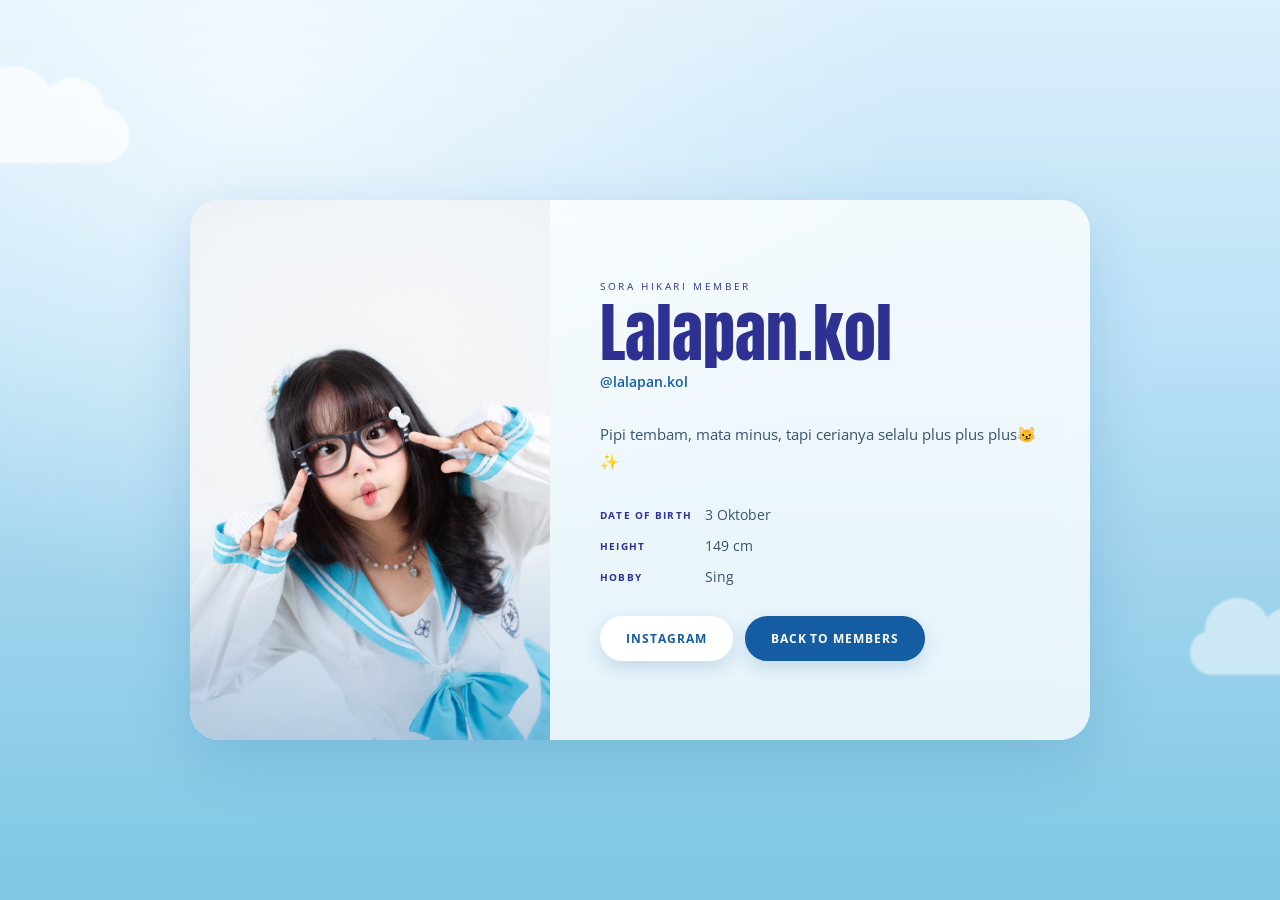
<file: biodata/lalapan-kol.html>
<!DOCTYPE html>
<html lang="en">
<head>
  <meta charset="UTF-8">
  <meta name="viewport" content="width=device-width, initial-scale=1.0">

  <title>Lalapan.kol | Sora Hikari</title>
  <meta name="description" content="Lalapan.kol — Member Sora Hikari.">

  <link rel="preconnect" href="https://fonts.googleapis.com">
  <link rel="preconnect" href="https://fonts.gstatic.com" crossorigin>

  <link href="https://fonts.googleapis.com/css2?family=Anton&family=Open+Sans:wght@300;400;500;600;700&display=swap" rel="stylesheet">

  <link rel="stylesheet" href="biodata.css">
</head>

<body>

<main class="member-page">

  <div class="cloud cloud-1"></div>
  <div class="cloud cloud-2"></div>

  <section class="member-content">

    <div class="profile-wrapper">

      <div class="profile-photo">
        <img src="../MEMBER/lala.jpg" alt="Lalapan.kol - Sora Hikari">
      </div>

      <div class="profile-info">

        <span class="eyebrow">Sora Hikari Member</span>

        <h1 class="profile-name">Lalapan.kol</h1>

        <div class="profile-username">@lalapan.kol</div>

        <p class="profile-bio">
          Pipi tembam, mata minus, tapi cerianya selalu plus plus plus😼✨
        </p>

        <div class="profile-data">

           <div class="data-row">
              <span class="data-label">Date of Birth</span>
              <span class="data-value">
                3 Oktober
              </span>
            </div>

            <div class="data-row">
              <span class="data-label">Height</span>
              <span class="data-value">
                149 cm
              </span>
            </div>

            <div class="data-row">
              <span class="data-label">Hobby</span>
              <span class="data-value">
                Sing
              </span>
            </div>

        </div>
        <div class="profile-actions">

          <a class="profile-btn"
             href="https://www.instagram.com/lalapan.kol/"
             target="_blank"
             rel="noopener noreferrer">
            Instagram
          </a>

          <a class="profile-btn back" href="../index.html#members">
            Back to Members
          </a>

        </div>

      </div>

    </div>

  </section>

</main>

</body>
</html>
</file>
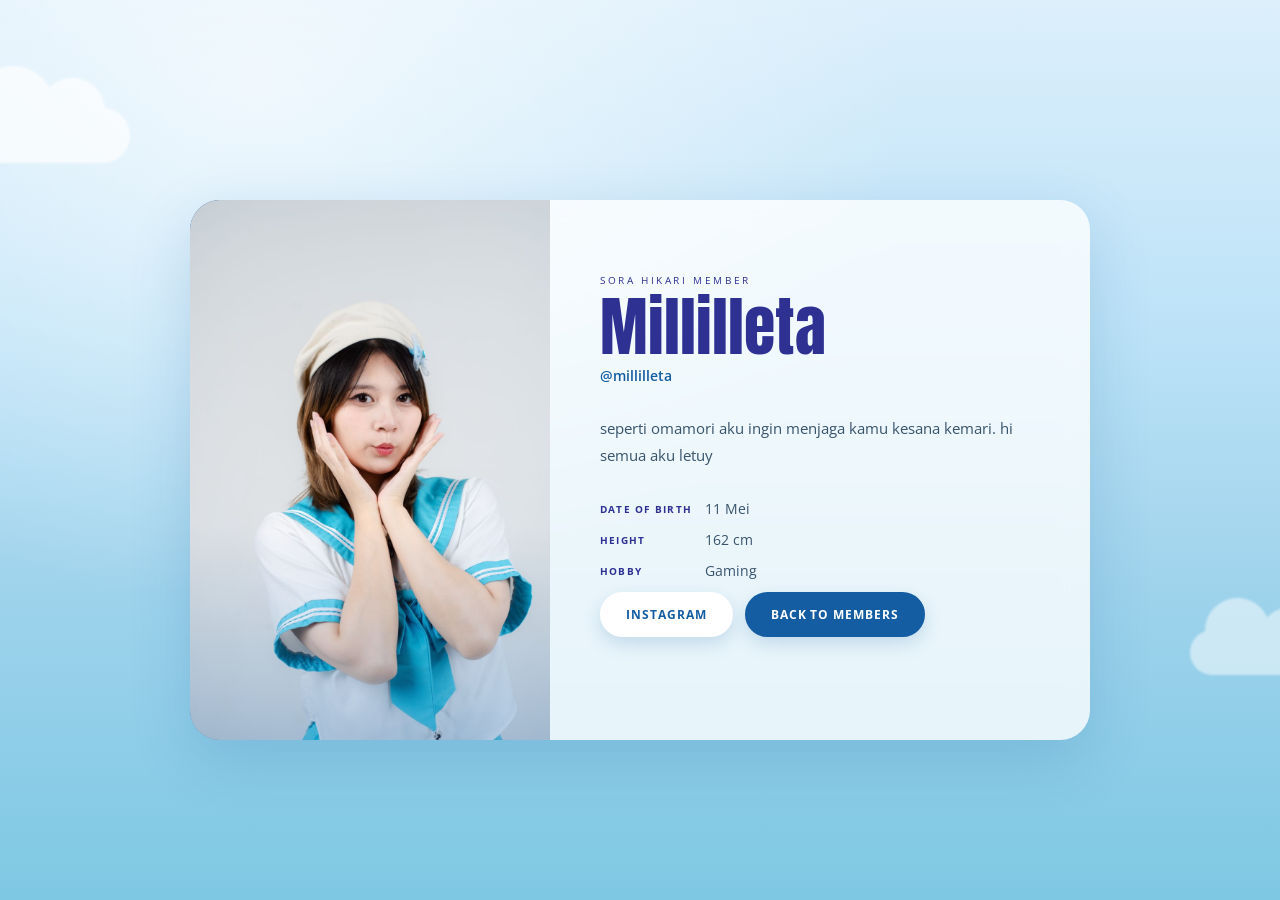
<file: biodata/millilleta.html>
<!DOCTYPE html>
<html lang="en">
<head>
  <meta charset="UTF-8">
  <meta name="viewport" content="width=device-width, initial-scale=1.0">

  <title>Millilleta | Sora Hikari</title>
  <meta name="description" content="Millilleta — Member Sora Hikari.">

  <link rel="preconnect" href="https://fonts.googleapis.com">
  <link rel="preconnect" href="https://fonts.gstatic.com" crossorigin>

  <link href="https://fonts.googleapis.com/css2?family=Anton&family=Open+Sans:wght@300;400;500;600;700&display=swap" rel="stylesheet">

  <link rel="stylesheet" href="biodata.css">
</head>

<body>

<main class="member-page">

  <div class="cloud cloud-1"></div>
  <div class="cloud cloud-2"></div>

  <section class="member-content">

    <div class="profile-wrapper">

      <div class="profile-photo">
        <img src="../MEMBER/millilleta.jpg" alt="Millilleta - Sora Hikari">
      </div>

      <div class="profile-info">

        <span class="eyebrow">Sora Hikari Member</span>

        <h1 class="profile-name">Millilleta</h1>

        <div class="profile-username">@millilleta</div>

        <p class="profile-bio">
          seperti omamori aku ingin menjaga kamu kesana kemari. hi semua aku letuy
        </p>

        <div class="profile-data">

            <div class="data-row">
              <span class="data-label">Date of Birth</span>
              <span class="data-value">
                11 Mei
              </span>
            </div>

            <div class="data-row">
              <span class="data-label">Height</span>
              <span class="data-value">
                162 cm
              </span>
            </div>

            <div class="data-row">
              <span class="data-label">Hobby</span>
              <span class="data-value">
                Gaming
              </span>
            </div>

        <div class="profile-actions">

          <a class="profile-btn"
             href="https://www.instagram.com/millilleta/"
             target="_blank"
             rel="noopener noreferrer">
            Instagram
          </a>

          <a class="profile-btn back" href="../index.html#members">
            Back to Members
          </a>

        </div>

      </div>

    </div>

  </section>

</main>

</body>
</html>
</file>
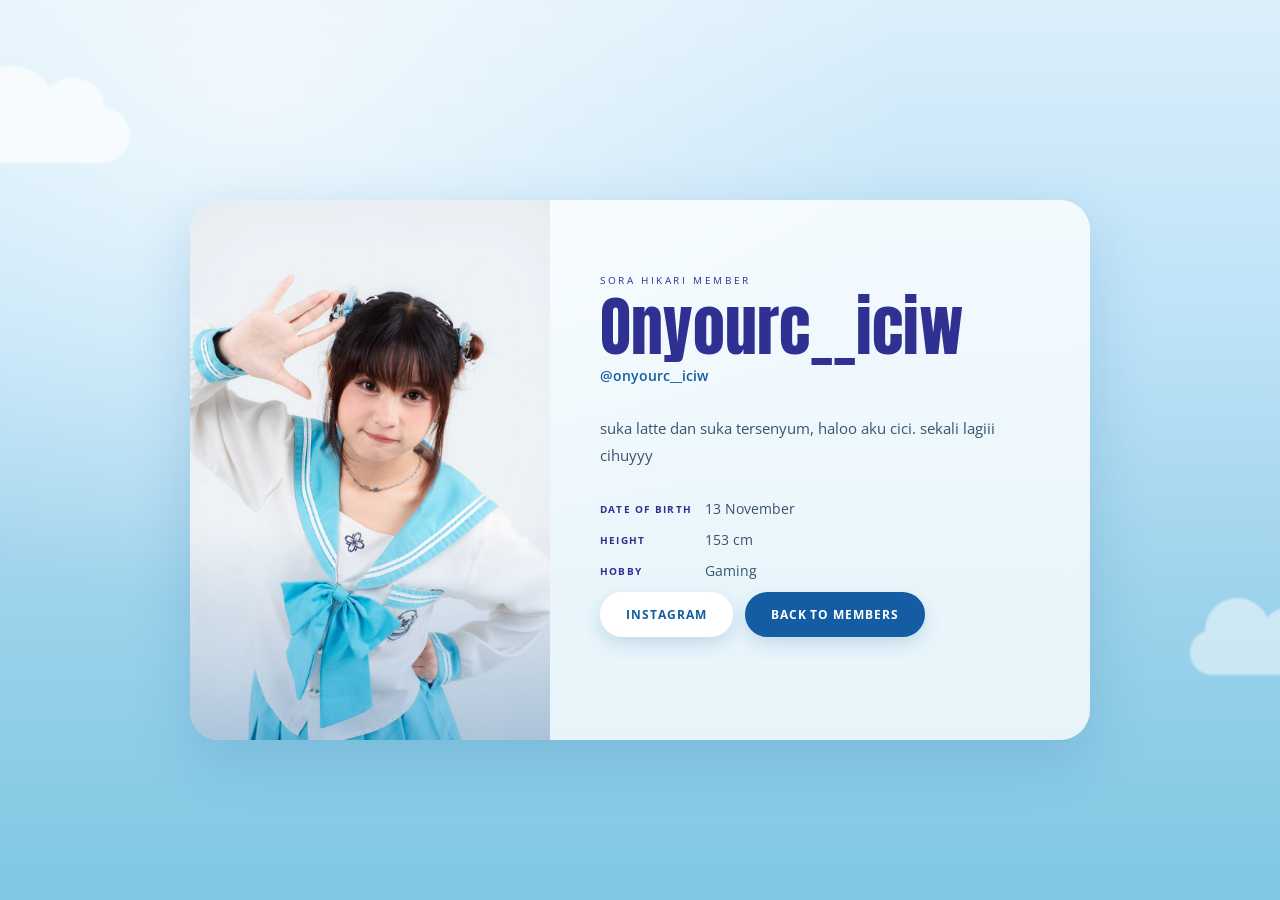
<file: biodata/onyourc__iciw.html>
<!DOCTYPE html>
<html lang="en">
<head>
  <meta charset="UTF-8">
  <meta name="viewport" content="width=device-width, initial-scale=1.0">

  <title>Onyourc__iciw | Sora Hikari</title>
  <meta name="description" content="Onyourc__iciw — Member Sora Hikari.">

  <link rel="preconnect" href="https://fonts.googleapis.com">
  <link rel="preconnect" href="https://fonts.gstatic.com" crossorigin>

  <link href="https://fonts.googleapis.com/css2?family=Anton&family=Open+Sans:wght@300;400;500;600;700&display=swap" rel="stylesheet">

  <link rel="stylesheet" href="biodata.css">
</head>

<body>

<main class="member-page">

  <div class="cloud cloud-1"></div>
  <div class="cloud cloud-2"></div>

  <section class="member-content">

    <div class="profile-wrapper">

      <div class="profile-photo">
        <img src="../MEMBER/cici.jpg" alt="Onyourc__iciw - Sora Hikari">
      </div>

      <div class="profile-info">

        <span class="eyebrow">Sora Hikari Member</span>

        <h1 class="profile-name">Onyourc__iciw</h1>

        <div class="profile-username">@onyourc__iciw</div>

        <p class="profile-bio">
            suka latte dan suka tersenyum, haloo aku cici. sekali lagiii cihuyyy
        </p>

        <div class="profile-data">

            <div class="data-row">
              <span class="data-label">Date of Birth</span>
              <span class="data-value">
                13 November
              </span>
            </div>

            <div class="data-row">
              <span class="data-label">Height</span>
              <span class="data-value">
                153 cm
              </span>
            </div>

            <div class="data-row">
              <span class="data-label">Hobby</span>
              <span class="data-value">
                Gaming
              </span>
            </div>

        <div class="profile-actions">

          <a class="profile-btn"
             href="https://www.instagram.com/onyourc__iciw/"
             target="_blank"
             rel="noopener noreferrer">
            Instagram
          </a>

          <a class="profile-btn back" href="../index.html#members">
            Back to Members
          </a>

        </div>

      </div>

    </div>

  </section>

</main>

</body>
</html>
</file>
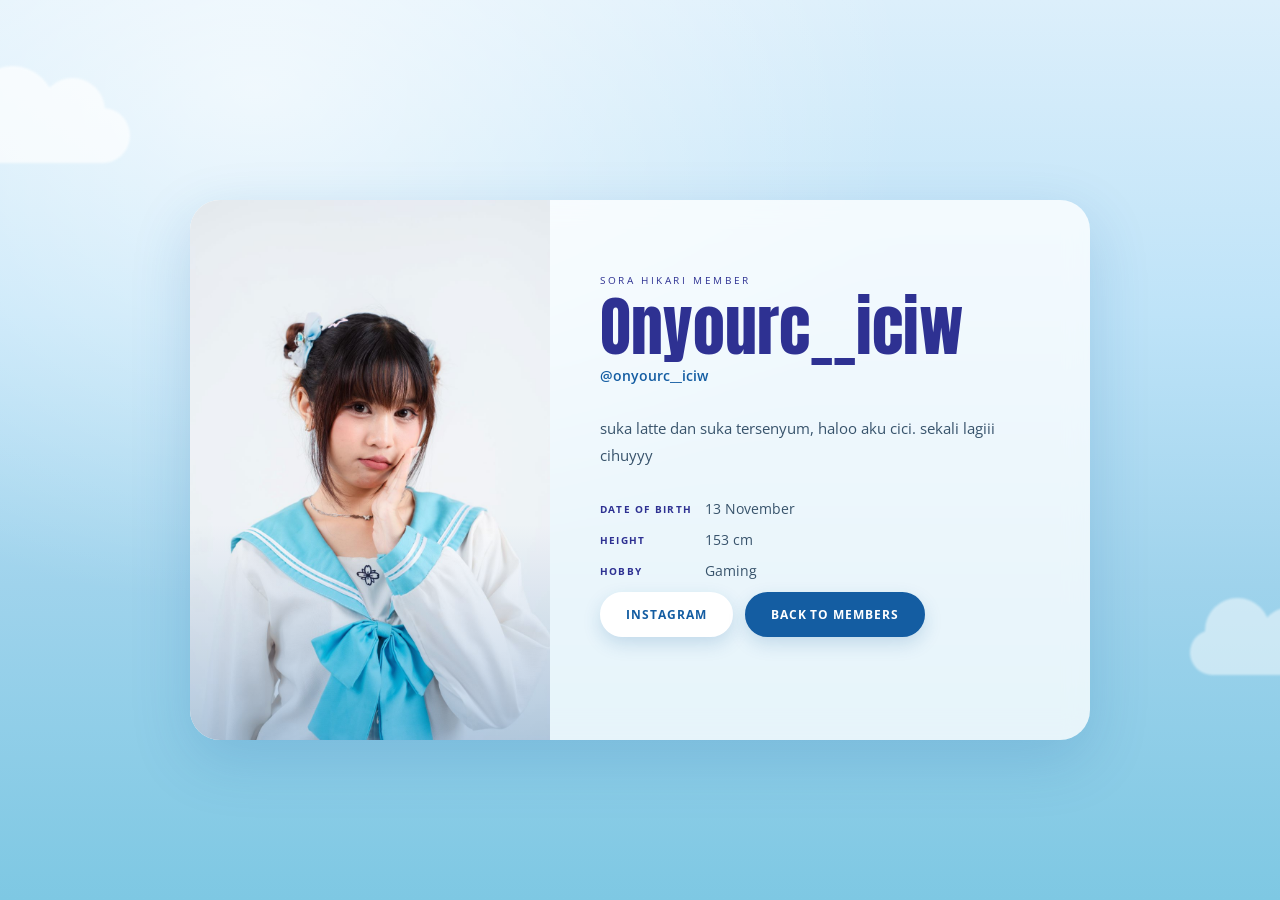
<file: biodata/Onyourc__iciw.html>
<!DOCTYPE html>
<html lang="en">
<head>
  <meta charset="UTF-8">
  <meta name="viewport" content="width=device-width, initial-scale=1.0">

  <title>Onyourc__iciw | Sora Hikari</title>
  <meta name="description" content="Onyourc__iciw — Member Sora Hikari.">

  <link rel="preconnect" href="https://fonts.googleapis.com">
  <link rel="preconnect" href="https://fonts.gstatic.com" crossorigin>

  <link href="https://fonts.googleapis.com/css2?family=Anton&family=Open+Sans:wght@300;400;500;600;700&display=swap" rel="stylesheet">

  <link rel="stylesheet" href="biodata.css">
</head>

<body>

<main class="member-page">

  <div class="cloud cloud-1"></div>
  <div class="cloud cloud-2"></div>

  <section class="member-content">

    <div class="profile-wrapper">

      <div class="profile-photo">
        <img src="../MEMBER/onyourc__iciw.jpg" alt="Onyourc__iciw - Sora Hikari">
      </div>

      <div class="profile-info">

        <span class="eyebrow">Sora Hikari Member</span>

        <h1 class="profile-name">Onyourc__iciw</h1>

        <div class="profile-username">@onyourc__iciw</div>

        <p class="profile-bio">
            suka latte dan suka tersenyum, haloo aku cici. sekali lagiii cihuyyy
        </p>

        <div class="profile-data">

            <div class="data-row">
              <span class="data-label">Date of Birth</span>
              <span class="data-value">
                13 November
              </span>
            </div>

            <div class="data-row">
              <span class="data-label">Height</span>
              <span class="data-value">
                153 cm
              </span>
            </div>

            <div class="data-row">
              <span class="data-label">Hobby</span>
              <span class="data-value">
                Gaming
              </span>
            </div>

        <div class="profile-actions">

          <a class="profile-btn"
             href="https://www.instagram.com/onyourc__iciw/"
             target="_blank"
             rel="noopener noreferrer">
            Instagram
          </a>

          <a class="profile-btn back" href="../index.html#members">
            Back to Members
          </a>

        </div>

      </div>

    </div>

  </section>

</main>

</body>
</html>
</file>
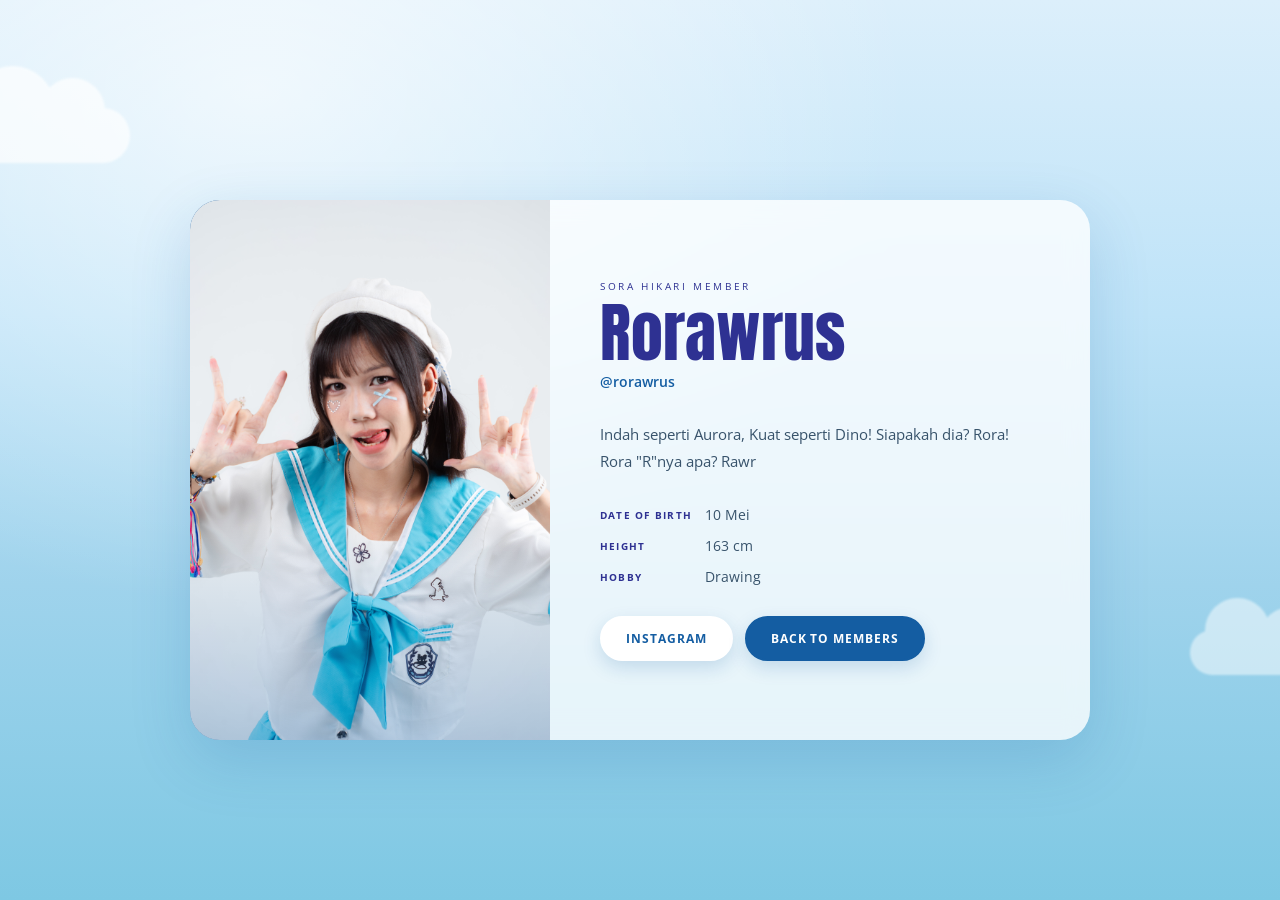
<file: biodata/rorawrus.html>
<!DOCTYPE html>
<html lang="en">
<head>
  <meta charset="UTF-8">
  <meta name="viewport" content="width=device-width, initial-scale=1.0">

  <title>Rorawrus | Sora Hikari</title>
  <meta name="description" content="Rorawrus — Member Sora Hikari.">

  <link rel="preconnect" href="https://fonts.googleapis.com">
  <link rel="preconnect" href="https://fonts.gstatic.com" crossorigin>

  <link href="https://fonts.googleapis.com/css2?family=Anton&family=Open+Sans:wght@300;400;500;600;700&display=swap" rel="stylesheet">

  <link rel="stylesheet" href="biodata.css">
</head>

<body>

<main class="member-page">

  <div class="cloud cloud-1"></div>
  <div class="cloud cloud-2"></div>

  <section class="member-content">

    <div class="profile-wrapper">

      <div class="profile-photo">
        <img src="../MEMBER/rora.jpg" alt="Rorawrus - Sora Hikari">
      </div>

      <div class="profile-info">

        <span class="eyebrow">Sora Hikari Member</span>

        <h1 class="profile-name">Rorawrus</h1>

        <div class="profile-username">@rorawrus</div>

        <p class="profile-bio">
        Indah seperti Aurora, Kuat seperti Dino! 
        Siapakah dia? Rora!
        Rora "R"nya apa? Rawr
        </p>

        <div class="profile-data">

            <div class="data-row">
              <span class="data-label">Date of Birth</span>
              <span class="data-value">
                10 Mei
              </span>
            </div>

            <div class="data-row">
              <span class="data-label">Height</span>
              <span class="data-value">
                163 cm
              </span>
            </div>

            <div class="data-row">
              <span class="data-label">Hobby</span>
              <span class="data-value">
                Drawing
              </span>
            </div>

        </div>

        <div class="profile-actions">

          <a class="profile-btn"
             href="https://www.instagram.com/rorawrus/"
             target="_blank"
             rel="noopener noreferrer">
            Instagram
          </a>

          <a class="profile-btn back" href="../index.html#members">
            Back to Members
          </a>

        </div>

      </div>

    </div>

  </section>

</main>

</body>
</html>
</file>
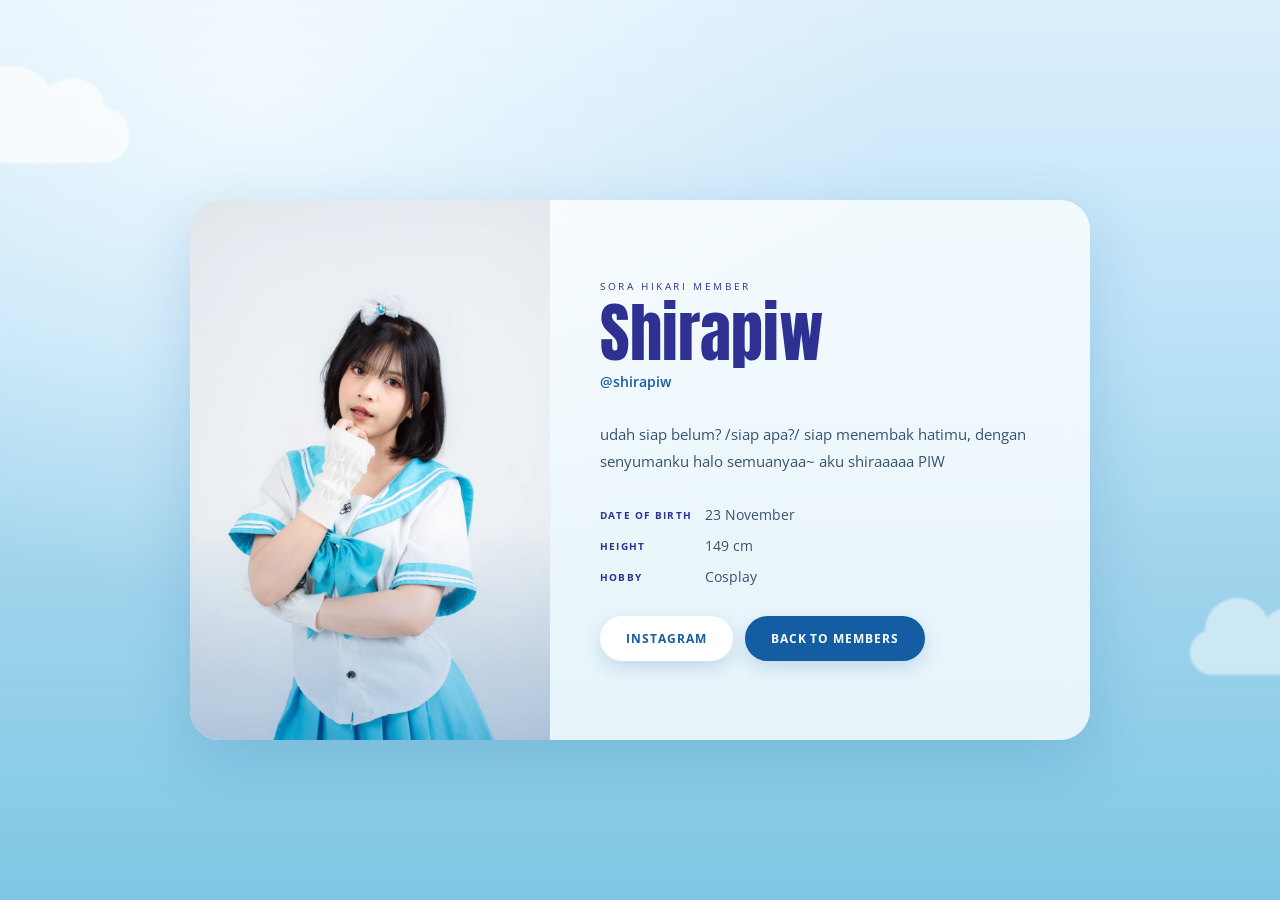
<file: biodata/shirapiw.html>
<!DOCTYPE html>
<html lang="en">
<head>
  <meta charset="UTF-8">
  <meta name="viewport" content="width=device-width, initial-scale=1.0">

  <title>Shirapiw | Sora Hikari</title>
  <meta name="description" content="Shirapiw — Member Sora Hikari.">

  <link rel="preconnect" href="https://fonts.googleapis.com">
  <link rel="preconnect" href="https://fonts.gstatic.com" crossorigin>

  <link href="https://fonts.googleapis.com/css2?family=Anton&family=Open+Sans:wght@300;400;500;600;700&display=swap" rel="stylesheet">

  <link rel="stylesheet" href="biodata.css">
</head>

<body>

<main class="member-page">

  <div class="cloud cloud-1"></div>
  <div class="cloud cloud-2"></div>

  <section class="member-content">

    <div class="profile-wrapper">

      <div class="profile-photo">
        <img src="../MEMBER/shira.jpg" alt="Shirapiw - Sora Hikari">
      </div>

      <div class="profile-info">

        <span class="eyebrow">Sora Hikari Member</span>

        <h1 class="profile-name">Shirapiw</h1>

        <div class="profile-username">@shirapiw</div>

        <p class="profile-bio">
        udah siap belum? /siap apa?/ 
        siap menembak hatimu, dengan senyumanku 
        halo semuanyaa~ aku shiraaaaa PIW
        </p>

        <div class="profile-data">

            <div class="data-row">
              <span class="data-label">Date of Birth</span>
              <span class="data-value">
                23 November
              </span>
            </div>

            <div class="data-row">
              <span class="data-label">Height</span>
              <span class="data-value">
                149 cm
              </span>
            </div>

            <div class="data-row">
              <span class="data-label">Hobby</span>
              <span class="data-value">
                Cosplay
              </span>
            </div>

        </div>

        <div class="profile-actions">

          <a class="profile-btn"
             href="https://www.instagram.com/shirapiw/"
             target="_blank"
             rel="noopener noreferrer">
            Instagram
          </a>

          <a class="profile-btn back" href="../index.html#members">
            Back to Members
          </a>

        </div>

      </div>

    </div>

  </section>

</main>

</body>
</html>
</file>
<file: biodata/biodata.css>
:root {
  --blue: #145da2;
  --dark-blue: #2e3192;
  --sky: #7ec8e3;
  --light-blue: #dceffb;
  --white: #ffffff;
  --ink: #17324d;
}

* {
  margin: 0;
  padding: 0;
  box-sizing: border-box;
}

html {
  scroll-behavior: smooth;
}

body {
  font-family: 'Open Sans', sans-serif;
  color: var(--ink);
  background: var(--light-blue);
  min-height: 100vh;
}

.member-page {
  min-height: 100vh;
  position: relative;
  overflow: hidden;

  background:
    radial-gradient(
      ellipse at 20% 10%,
      rgba(255,255,255,.65),
      transparent 45%
    ),
    linear-gradient(
      180deg,
      #DCEFFB 0%,
      #BEE3F8 35%,
      #9FD3EC 65%,
      #7EC8E3 100%
    );
}

/* ---------- CLOUD ---------- */

.cloud {
  position: absolute;
  background: #fff;
  border-radius: 100px;
  opacity: .7;
  filter: blur(1px);
  pointer-events: none;
}

.cloud::before,
.cloud::after {
  content: "";
  position: absolute;
  background: #fff;
  border-radius: 100px;
}

.cloud-1 {
  width: 180px;
  height: 55px;
  top: 12%;
  left: -50px;
  animation: drift 55s linear infinite;
}

.cloud-1::before {
  width: 85px;
  height: 85px;
  top: -42px;
  left: 20px;
}

.cloud-1::after {
  width: 65px;
  height: 65px;
  top: -30px;
  right: 25px;
}

.cloud-2 {
  width: 140px;
  height: 45px;
  top: 70%;
  right: -50px;
  animation: driftReverse 70s linear infinite;
  opacity: .5;
}

.cloud-2::before {
  width: 65px;
  height: 65px;
  top: -32px;
  left: 15px;
}

.cloud-2::after {
  width: 50px;
  height: 50px;
  top: -22px;
  right: 18px;
}

@keyframes drift {
  from {
    transform: translateX(0);
  }

  to {
    transform: translateX(120vw);
  }
}

@keyframes driftReverse {
  from {
    transform: translateX(0);
  }

  to {
    transform: translateX(-120vw);
  }
}

/* ---------- CONTENT ---------- */

.member-content {
  position: relative;
  z-index: 5;

  min-height: 100vh;

  display: flex;
  align-items: center;
  justify-content: center;

  padding: 100px 20px 60px;
}

.profile-wrapper {
  width: 100%;
  max-width: 900px;

  display: grid;
  grid-template-columns: 360px 1fr;

  background: rgba(255,255,255,.78);
  backdrop-filter: blur(12px);

  border-radius: 30px;
  overflow: hidden;

  box-shadow:
    0 20px 60px rgba(20,93,162,.18);
}

/* ---------- PHOTO ---------- */

.profile-photo {
  min-height: 500px;
  position: relative;
  overflow: hidden;

  background: #145da2;
}

.profile-photo img {
  width: 100%;
  height: 100%;
  object-fit: cover;
  display: block;
}

.profile-photo::after {
  content: "";
  position: absolute;
  inset: 0;

  background:
    linear-gradient(
      180deg,
      transparent 60%,
      rgba(20,93,162,.25)
    );
}

/* ---------- INFO ---------- */

.profile-info {
  padding: 55px 50px;

  display: flex;
  flex-direction: column;
  justify-content: center;
}

.eyebrow {
  font-size: .65rem;
  letter-spacing: .25em;
  text-transform: uppercase;

  color: var(--dark-blue);

  margin-bottom: 10px;
}

.profile-name {
  font-family: 'Anton', sans-serif;
  font-weight: 400;

  font-size: clamp(2.5rem, 5vw, 4.5rem);
  line-height: .95;

  color: var(--dark-blue);

  margin-bottom: 8px;
}

.profile-username {
  color: var(--blue);

  font-size: .9rem;
  font-weight: 600;

  margin-bottom: 30px;
}

.profile-bio {
  color: #38536b;

  font-size: .95rem;
  line-height: 1.8;

  max-width: 500px;

  margin-bottom: 30px;
}

/* ---------- DATA ---------- */

.profile-data {
  display: flex;
  flex-direction: column;
  gap: 12px;
  margin-bottom: 30px;
}

.data-row {
  display: grid;
  grid-template-columns: 90px 1fr;
  align-items: center;
  gap: 15px;
}

.data-label {
  font-size: .65rem;
  font-weight: 700;
  letter-spacing: .12em;
  text-transform: uppercase;
  color: var(--dark-blue);
  white-space: nowrap;
}

.data-value {
  font-size: .85rem;
  color: #38536b;
}

/* ---------- BUTTON ---------- */

.profile-actions {
  display: flex;
  gap: 12px;
  flex-wrap: wrap;
}

.profile-btn {
  display: inline-flex;
  align-items: center;
  justify-content: center;

  padding: 12px 24px;

  border-radius: 50px;

  background: #fff;
  color: #145da2;

  border: 2px solid #fff;

  text-decoration: none;

  font-size: .75rem;
  font-weight: 700;

  letter-spacing: .08em;
  text-transform: uppercase;

  box-shadow:
    0 7px 18px rgba(20,93,162,.18);

  transition: all .3s ease;
}

.profile-btn:hover {
  transform: translateY(-3px);

  box-shadow:
    0 12px 25px rgba(20,93,162,.25);
}

.profile-btn.back {
  background: #145da2;
  color: #fff;
  border-color: #145da2;
}

/* ---------- MOBILE ---------- */

@media (max-width: 700px) {

  .member-content {
    padding: 80px 15px 40px;
  }

  .profile-wrapper {
    grid-template-columns: 1fr;
    border-radius: 24px;
  }

  .profile-photo {
    min-height: 380px;
    height: 380px;
  }

  .profile-info {
    padding: 35px 25px 40px;
  }

  .profile-name {
    font-size: clamp(2.5rem, 13vw, 4rem);
  }

  .profile-bio {
    font-size: .85rem;
  }

  .data-row {
    flex-direction: column;
    gap: 3px;
  }

  .profile-actions {
    flex-direction: column;
  }

  .profile-btn {
    width: 100%;
  }
}

@media (max-width: 400px) {

  .profile-photo {
    height: 320px;
    min-height: 320px;
  }

  .profile-info {
    padding: 30px 20px;
  }

  .profile-name {
    font-size: 2.5rem;
  }
}
</file>
